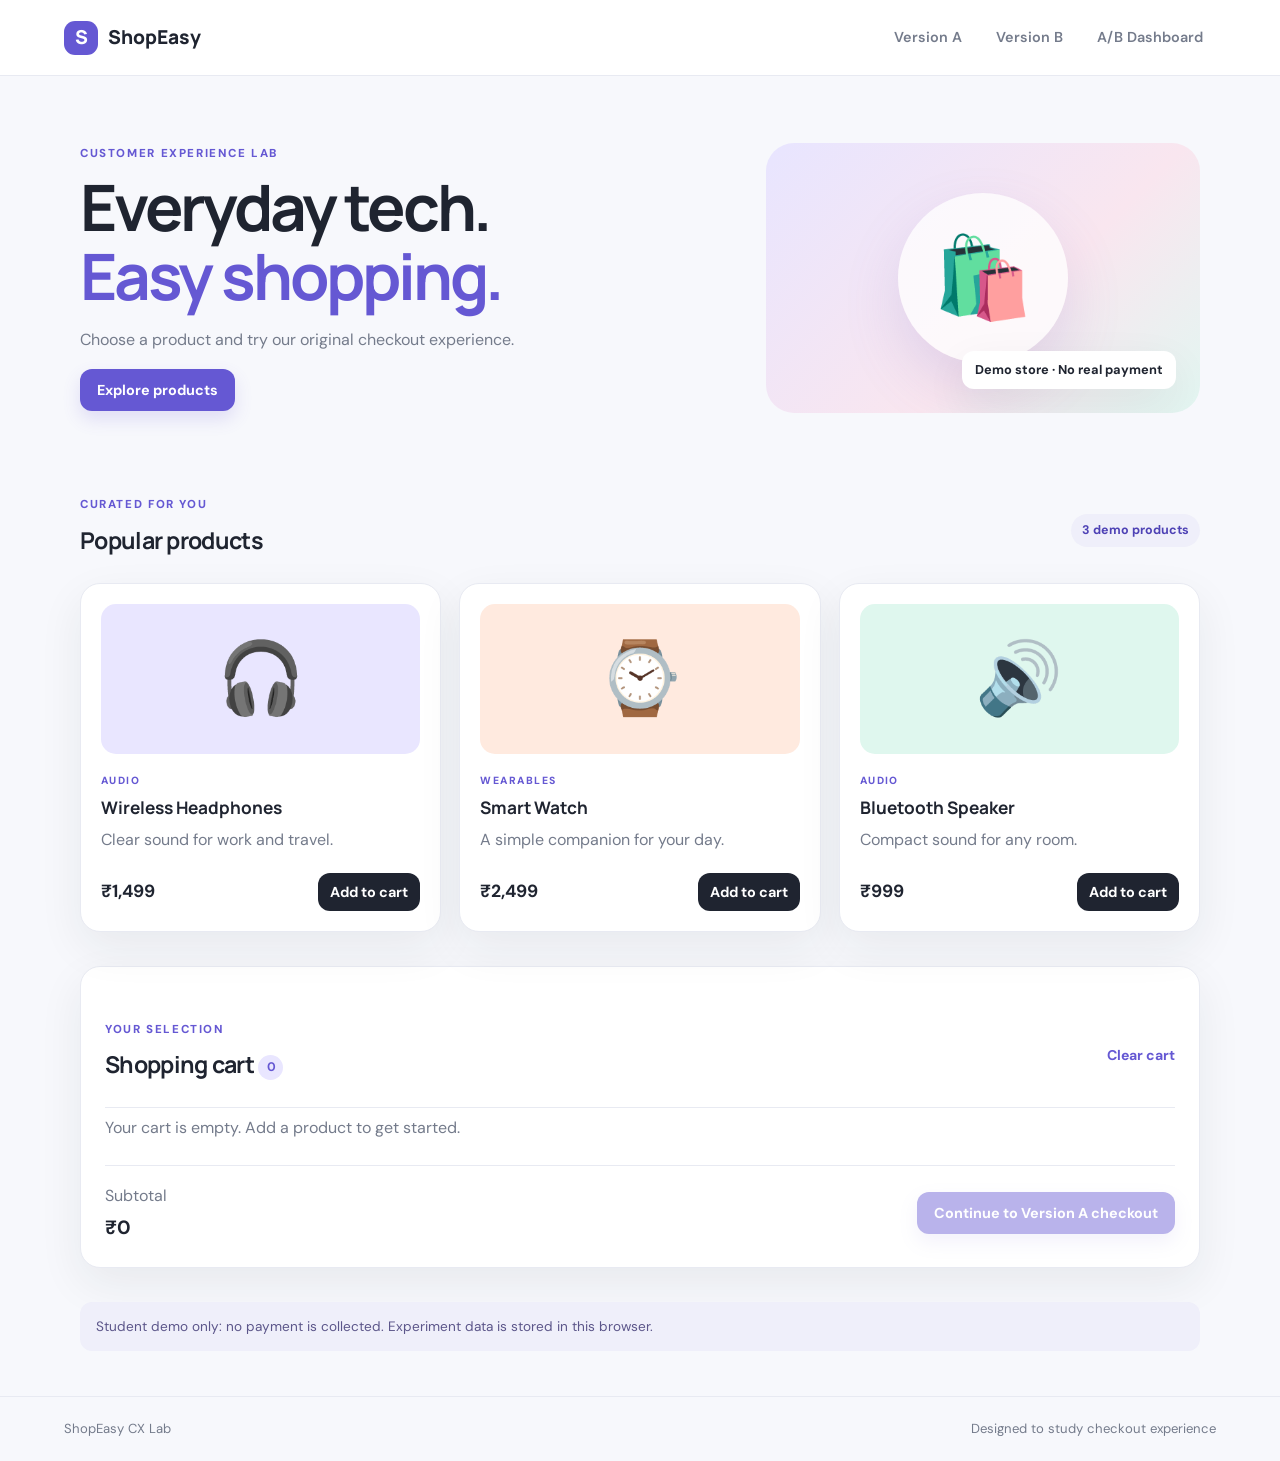
<file: index.html>
<!doctype html>
<html lang="en">
<head>
  <meta charset="utf-8">
  <meta name="viewport" content="width=device-width, initial-scale=1">
  <title>ShopEasy | Version A</title>
  <link rel="stylesheet" href="style.css">
  <script defer src="script.js"></script>
</head>
<body>
<header class="topbar">
  <a class="brand" href="index.html"><span class="brand-mark">S</span> ShopEasy</a>
  <nav><a href="checkout-a.html">Version A</a><a href="checkout-b.html">Version B</a><a href="ab-test.html">A/B Dashboard</a></nav>
</header>
<main class="container">
  <section class="hero">
    <div><p class="eyebrow">CUSTOMER EXPERIENCE LAB</p><h1>Everyday tech.<br><span>Easy shopping.</span></h1><p class="muted">Choose a product and try our original checkout experience.</p><a class="button button-primary" href="#products">Explore products</a></div>
    <div class="hero-art"><div class="orb">🛍️</div><span class="floating-tag">Demo store · No real payment</span></div>
  </section>
  <section id="products" class="section-head"><div><p class="eyebrow">CURATED FOR YOU</p><h2>Popular products</h2></div><span class="pill">3 demo products</span></section>
  <section class="product-grid">
    <article class="product-card"><div class="product-emoji purple">🎧</div><p class="category">AUDIO</p><h3>Wireless Headphones</h3><p class="muted">Clear sound for work and travel.</p><div class="product-bottom"><strong>₹1,499</strong><button class="button button-dark add-to-cart" data-id="headphones">Add to cart</button></div></article>
    <article class="product-card"><div class="product-emoji peach">⌚</div><p class="category">WEARABLES</p><h3>Smart Watch</h3><p class="muted">A simple companion for your day.</p><div class="product-bottom"><strong>₹2,499</strong><button class="button button-dark add-to-cart" data-id="watch">Add to cart</button></div></article>
    <article class="product-card"><div class="product-emoji mint">🔊</div><p class="category">AUDIO</p><h3>Bluetooth Speaker</h3><p class="muted">Compact sound for any room.</p><div class="product-bottom"><strong>₹999</strong><button class="button button-dark add-to-cart" data-id="speaker">Add to cart</button></div></article>
  </section>
  <section class="cart-panel">
    <div class="section-head"><div><p class="eyebrow">YOUR SELECTION</p><h2>Shopping cart <span class="count-badge" id="cart-count">0</span></h2></div><button id="clear-cart" class="text-button" type="button">Clear cart</button></div>
    <div id="cart-items" class="cart-items"><p class="muted">Your cart is empty. Add a product to get started.</p></div>
    <div class="cart-footer"><div><span class="muted">Subtotal</span><strong id="cart-subtotal">₹0</strong></div><a id="continue-checkout" class="button button-primary disabled" href="checkout-a.html">Continue to Version A checkout</a></div>
  </section>
  <p class="notice">Student demo only: no payment is collected. Experiment data is stored in this browser.</p>
</main>
<footer>ShopEasy CX Lab <span>Designed to study checkout experience</span></footer>
</body>
</html>
</file>
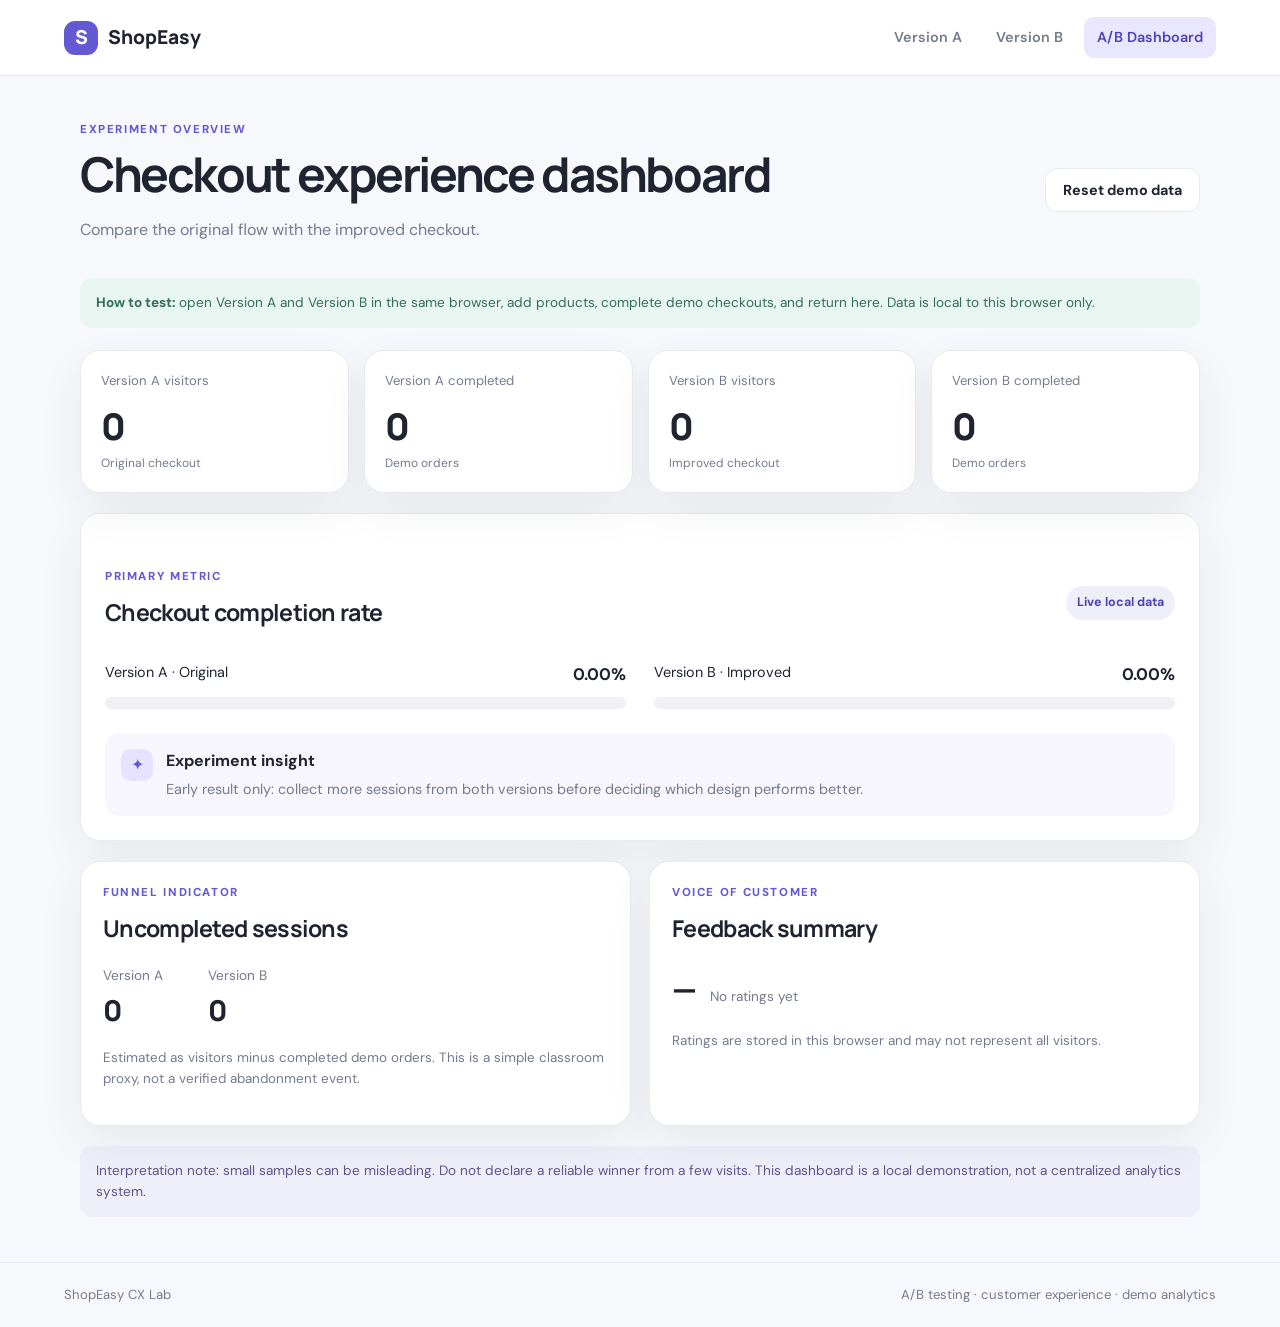
<file: ab-test.html>
<!doctype html>
<html lang="en">
<head>
  <meta charset="utf-8">
  <meta name="viewport" content="width=device-width, initial-scale=1">
  <title>ShopEasy | A/B Dashboard</title>
  <link rel="stylesheet" href="style.css">
  <script defer src="script.js"></script>
</head>
<body class="dashboard-page">
<header class="topbar">
  <a class="brand" href="index.html"><span class="brand-mark">S</span> ShopEasy</a>
  <nav><a href="index.html">Version A</a><a href="checkout-b.html">Version B</a><a class="active" href="ab-test.html">A/B Dashboard</a></nav>
</header>
<main class="container">
  <section class="dashboard-heading"><div><p class="eyebrow">EXPERIMENT OVERVIEW</p><h1>Checkout experience dashboard</h1><p class="muted">Compare the original flow with the improved checkout.</p></div><button id="reset-data" class="button button-outline" type="button">Reset demo data</button></section>
  <div class="info-banner"><strong>How to test:</strong> open Version A and Version B in the same browser, add products, complete demo checkouts, and return here. Data is local to this browser only.</div>
  <section class="metric-grid">
    <article class="metric-card"><span class="metric-label">Version A visitors</span><strong id="visitors-a">0</strong><span class="metric-note">Original checkout</span></article>
    <article class="metric-card"><span class="metric-label">Version A completed</span><strong id="completed-a">0</strong><span class="metric-note">Demo orders</span></article>
    <article class="metric-card"><span class="metric-label">Version B visitors</span><strong id="visitors-b">0</strong><span class="metric-note">Improved checkout</span></article>
    <article class="metric-card"><span class="metric-label">Version B completed</span><strong id="completed-b">0</strong><span class="metric-note">Demo orders</span></article>
  </section>
  <section class="comparison-card">
    <div class="section-head"><div><p class="eyebrow">PRIMARY METRIC</p><h2>Checkout completion rate</h2></div><span class="pill">Live local data</span></div>
    <div class="rate-row"><div><div class="rate-label"><span>Version A · Original</span><strong id="rate-a">0.00%</strong></div><div class="bar-track"><div id="bar-a" class="bar-fill bar-a" style="width:0%"></div></div></div><div><div class="rate-label"><span>Version B · Improved</span><strong id="rate-b">0.00%</strong></div><div class="bar-track"><div id="bar-b" class="bar-fill bar-b" style="width:0%"></div></div></div></div>
    <div class="result-box"><span class="result-icon">✦</span><div><strong>Experiment insight</strong><p id="winner-message" aria-live="polite">Collect data from both versions before comparing.</p></div></div>
  </section>
  <section class="bottom-grid">
    <article class="mini-card"><p class="eyebrow">FUNNEL INDICATOR</p><h2>Uncompleted sessions</h2><div class="mini-numbers"><div><span>Version A</span><strong id="abandoned-a">0</strong></div><div><span>Version B</span><strong id="abandoned-b">0</strong></div></div><p class="small muted">Estimated as visitors minus completed demo orders. This is a simple classroom proxy, not a verified abandonment event.</p></article>
    <article class="mini-card"><p class="eyebrow">VOICE OF CUSTOMER</p><h2>Feedback summary</h2><div class="feedback-summary"><strong id="feedback-average">—</strong><span id="feedback-count">No ratings yet</span></div><p class="small muted">Ratings are stored in this browser and may not represent all visitors.</p></article>
  </section>
  <p class="notice">Interpretation note: small samples can be misleading. Do not declare a reliable winner from a few visits. This dashboard is a local demonstration, not a centralized analytics system.</p>
</main>
<footer>ShopEasy CX Lab <span>A/B testing · customer experience · demo analytics</span></footer>
</body>
</html>
</file>
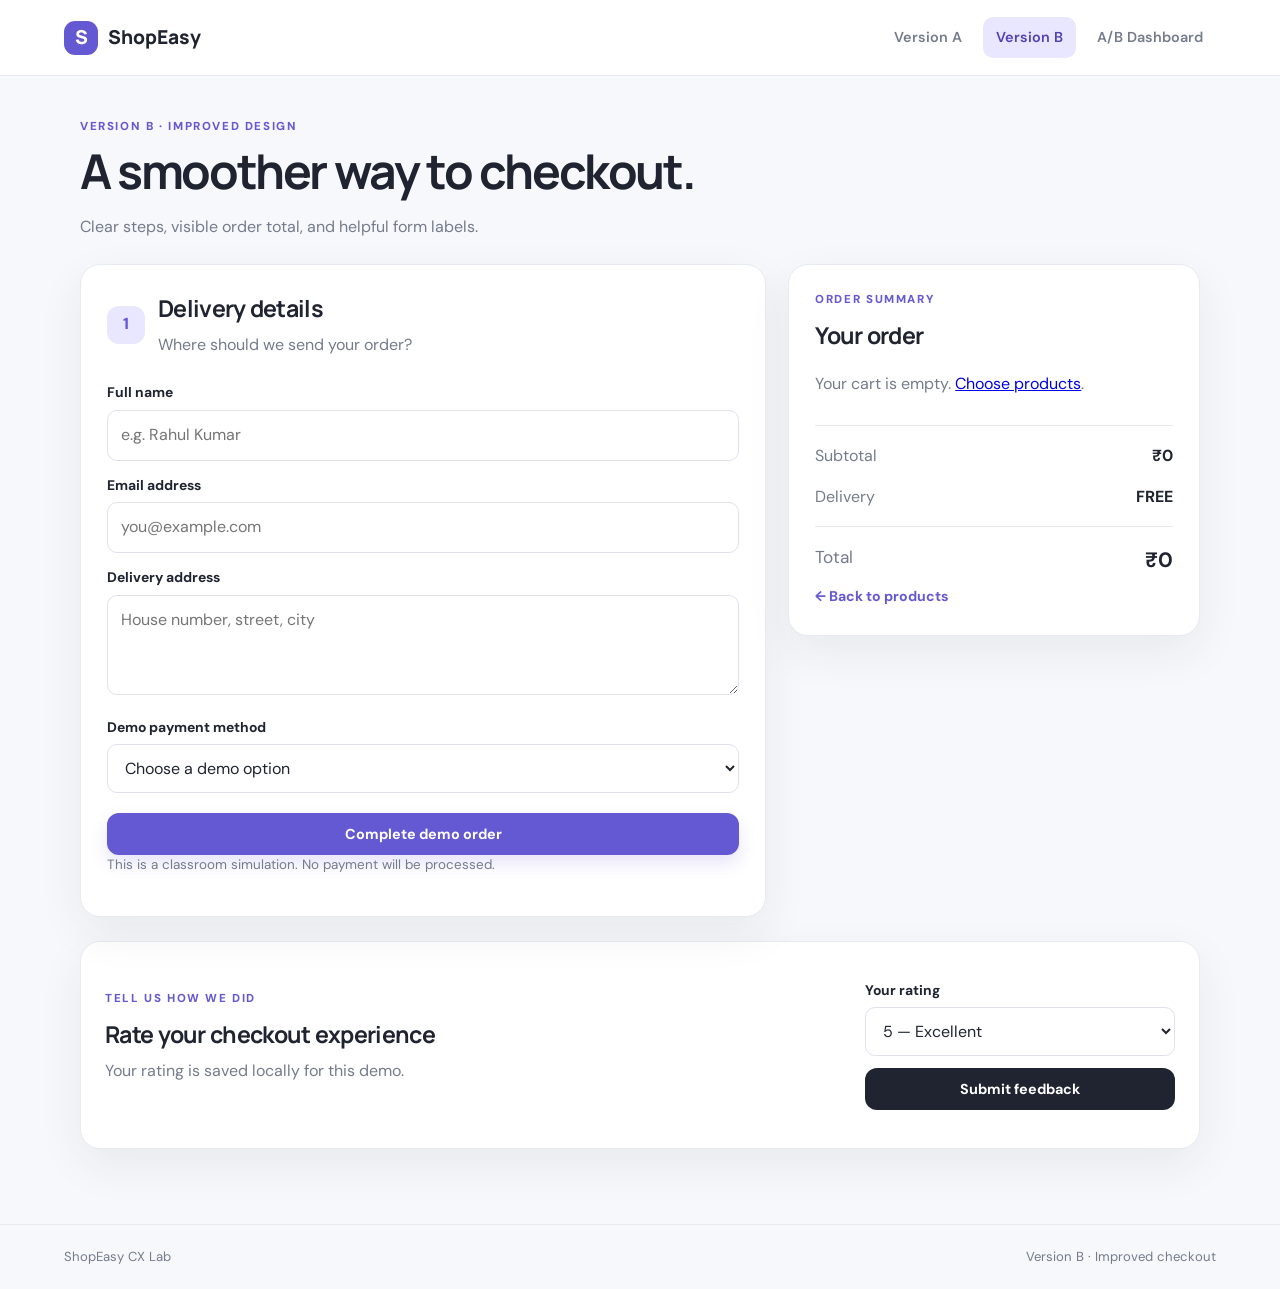
<file: checkout-b.html>
<!doctype html>
<html lang="en">
<head>
  <meta charset="utf-8">
  <meta name="viewport" content="width=device-width, initial-scale=1">
  <title>ShopEasy | Version B</title>
  <link rel="stylesheet" href="style.css">
  <script defer src="script.js"></script>
</head>
<body data-version="B">
<header class="topbar">
  <a class="brand" href="index.html"><span class="brand-mark">S</span> ShopEasy</a>
  <nav><a href="index.html">Version A</a><a class="active" href="checkout-b.html">Version B</a><a href="ab-test.html">A/B Dashboard</a></nav>
</header>
<main class="container checkout-container">
  <div class="checkout-heading"><p class="eyebrow">VERSION B · IMPROVED DESIGN</p><h1>A smoother way to checkout.</h1><p class="muted">Clear steps, visible order total, and helpful form labels.</p></div>
  <div class="checkout-layout">
    <section class="checkout-card">
      <div class="step-line"><span class="step-number">1</span><div><h2>Delivery details</h2><p class="muted">Where should we send your order?</p></div></div>
      <form id="checkout-form">
        <label for="customer-name">Full name</label><input id="customer-name" name="name" autocomplete="name" required placeholder="e.g. Rahul Kumar">
        <label for="customer-email">Email address</label><input id="customer-email" name="email" type="email" autocomplete="email" required placeholder="you@example.com">
        <label for="customer-address">Delivery address</label><textarea id="customer-address" name="address" rows="3" required placeholder="House number, street, city"></textarea>
        <label for="customer-payment">Demo payment method</label><select id="customer-payment" name="payment" required><option value="">Choose a demo option</option><option>Cash on delivery (demo)</option><option>UPI (demo only)</option></select>
        <button class="button button-primary full-width" type="submit">Complete demo order</button>
        <p class="small muted">This is a classroom simulation. No payment will be processed.</p>
      </form>
    </section>
    <aside class="order-card">
      <p class="eyebrow">ORDER SUMMARY</p><h2>Your order</h2>
      <div id="checkout-items" class="checkout-items"><p class="muted">Your cart is empty.</p></div>
      <div class="summary-row"><span>Subtotal</span><strong id="checkout-subtotal">₹0</strong></div>
      <div class="summary-row"><span>Delivery</span><strong>FREE</strong></div>
      <div class="summary-row total-row"><span>Total</span><strong id="checkout-total">₹0</strong></div>
      <a class="text-button" href="index.html">← Back to products</a>
    </aside>
  </div>
  <section class="feedback-card"><div><p class="eyebrow">TELL US HOW WE DID</p><h2>Rate your checkout experience</h2><p class="muted">Your rating is saved locally for this demo.</p></div>
    <div class="feedback-controls"><label for="rating">Your rating</label><select id="rating"><option value="5">5 — Excellent</option><option value="4">4 — Good</option><option value="3">3 — Average</option><option value="2">2 — Poor</option><option value="1">1 — Very poor</option></select><button id="submit-feedback" class="button button-dark" type="button">Submit feedback</button><p id="feedback-message" class="small" aria-live="polite"></p></div>
  </section>
</main>
<footer>ShopEasy CX Lab <span>Version B · Improved checkout</span></footer>
</body>
</html>
</file>
<file: style.css>
@import url('https://fonts.googleapis.com/css2?family=DM+Sans:wght@400;500;600;700&family=Manrope:wght@400;500;600;700;800&display=swap');
:root{--ink:#1f2430;--muted:#747b8b;--paper:#f7f8fc;--white:#fff;--purple:#6558d3;--purple-dark:#4e42b5;--line:#e8eaf2;--mint:#dff7ee;--peach:#ffeadf;--lav:#e9e6ff;--shadow:0 16px 45px rgba(31,36,48,.07)}
*{box-sizing:border-box}html{scroll-behavior:smooth}body{margin:0;background:var(--paper);color:var(--ink);font-family:'DM Sans',sans-serif;line-height:1.55}h1,h2,h3,p{margin-top:0}h1,h2,h3,.brand{font-family:Manrope,sans-serif}h1{font-size:clamp(2.2rem,5vw,4rem);line-height:1.08;letter-spacing:-.05em;margin-bottom:18px}h1 span{color:var(--purple)}h2{font-size:1.45rem;letter-spacing:-.03em;margin-bottom:6px}h3{font-size:1.08rem;margin-bottom:6px}.muted{color:var(--muted)}.small{font-size:.84rem}.eyebrow,.category{font-size:.72rem;font-weight:800;letter-spacing:.14em;color:var(--purple);margin-bottom:9px}.topbar{height:76px;display:flex;align-items:center;justify-content:space-between;padding:0 max(5vw,24px);background:#fff;border-bottom:1px solid var(--line);gap:20px}.brand{display:flex;align-items:center;gap:10px;text-decoration:none;color:var(--ink);font-size:1.2rem;font-weight:800}.brand-mark{display:grid;place-items:center;width:34px;height:34px;background:var(--purple);color:white;border-radius:11px}nav{display:flex;gap:8px;flex-wrap:wrap}nav a{color:var(--muted);text-decoration:none;padding:9px 13px;border-radius:10px;font-size:.9rem;font-weight:600}nav a:hover,nav a.active{background:var(--lav);color:var(--purple-dark)}.container{width:min(1120px,90%);margin:0 auto}.hero{display:grid;grid-template-columns:1.2fr .8fr;align-items:center;min-height:390px;padding:50px 0 36px;gap:35px}.hero p:not(.eyebrow){max-width:470px}.hero-art{min-height:270px;border-radius:28px;background:linear-gradient(135deg,#e8e5ff,#f9e6ef 60%,#e2f6f1);display:grid;place-items:center;position:relative;overflow:hidden}.orb{width:170px;height:170px;display:grid;place-items:center;border-radius:50%;background:rgba(255,255,255,.75);font-size:5rem;box-shadow:0 25px 55px #766bc52b}.floating-tag{position:absolute;bottom:24px;right:24px;background:#fff;padding:9px 13px;border-radius:12px;font-size:.8rem;font-weight:700;box-shadow:var(--shadow)}.button{border:0;border-radius:12px;padding:12px 17px;font:700 .9rem 'DM Sans',sans-serif;text-decoration:none;display:inline-flex;align-items:center;justify-content:center;cursor:pointer;transition:transform .15s,box-shadow .15s}.button:hover{transform:translateY(-1px)}.button-primary{background:var(--purple);color:white;box-shadow:0 8px 18px #6558d32a}.button-primary:hover{background:var(--purple-dark)}.button-dark{background:var(--ink);color:#fff}.button-outline{background:#fff;border:1px solid var(--line);color:var(--ink)}.disabled{opacity:.45;pointer-events:none}.section-head{display:flex;justify-content:space-between;align-items:center;gap:20px;margin:30px 0 18px}.pill{background:#efeffa;color:var(--purple-dark);font-size:.78rem;font-weight:700;padding:7px 11px;border-radius:99px}.product-grid{display:grid;grid-template-columns:repeat(3,1fr);gap:18px}.product-card,.cart-panel,.checkout-card,.order-card,.feedback-card,.comparison-card,.metric-card,.mini-card{background:#fff;border:1px solid var(--line);border-radius:20px;box-shadow:var(--shadow)}.product-card{padding:20px}.product-emoji{height:150px;border-radius:15px;display:grid;place-items:center;font-size:4.4rem;margin-bottom:19px}.purple{background:var(--lav)}.peach{background:var(--peach)}.mint{background:var(--mint)}.category{font-size:.65rem;margin-bottom:6px}.product-bottom{display:flex;justify-content:space-between;align-items:center;gap:8px;margin-top:20px}.product-bottom strong{font-size:1.1rem}.product-bottom .button{padding:10px 12px}.cart-panel{padding:24px;margin:34px 0}.count-badge{font:700 .78rem 'DM Sans';display:inline-grid;place-items:center;min-width:25px;height:25px;border-radius:50%;background:var(--lav);color:var(--purple);vertical-align:middle}.text-button{background:none;border:0;color:var(--purple);font:700 .88rem 'DM Sans';text-decoration:none;cursor:pointer;padding:8px 0}.cart-items{border-top:1px solid var(--line);border-bottom:1px solid var(--line);padding:8px 0}.cart-row{display:grid;grid-template-columns:1fr auto auto;gap:15px;align-items:center;padding:12px 0}.cart-product{font-weight:700}.qty-controls{display:flex;align-items:center;gap:10px}.qty-controls button{width:28px;height:28px;border:1px solid var(--line);background:white;border-radius:8px;cursor:pointer}.remove-item{border:0;background:none;color:#c44c60;cursor:pointer}.cart-footer{display:flex;align-items:center;justify-content:space-between;gap:18px;padding-top:18px}.cart-footer>div{display:grid;gap:4px}.cart-footer strong{font-size:1.2rem}.notice,.info-banner{padding:14px 16px;border-radius:12px;background:#efeffa;color:#5c568a;font-size:.85rem}.checkout-container{padding-top:42px;padding-bottom:30px}.checkout-heading{margin-bottom:25px}.checkout-heading h1{font-size:clamp(2rem,4vw,3rem)}.checkout-layout{display:grid;grid-template-columns:1.25fr .75fr;gap:22px;align-items:start}.checkout-card,.order-card{padding:26px}.step-line{display:flex;align-items:center;gap:13px;margin-bottom:24px}.step-number{width:38px;height:38px;display:grid;place-items:center;background:var(--lav);color:var(--purple);font-weight:800;border-radius:12px}.step-line p{margin:0}.checkout-card label,.feedback-controls label{display:block;font-weight:700;font-size:.87rem;margin:14px 0 6px}.checkout-card input,.checkout-card textarea,.checkout-card select,.feedback-controls select{width:100%;border:1px solid #dfe2ec;border-radius:10px;padding:12px 13px;font:inherit;background:#fff;color:var(--ink);outline:none}.checkout-card input:focus,.checkout-card textarea:focus,.checkout-card select:focus,.feedback-controls select:focus{border-color:var(--purple);box-shadow:0 0 0 3px #6558d31c}.full-width{width:100%;margin-top:20px}.order-card{background:#fff}.checkout-items{padding:12px 0;border-bottom:1px solid var(--line);margin-bottom:10px}.checkout-item{display:flex;justify-content:space-between;gap:10px;padding:7px 0;font-size:.9rem}.summary-row{display:flex;justify-content:space-between;padding:8px 0;color:var(--muted)}.summary-row strong{color:var(--ink)}.total-row{border-top:1px solid var(--line);margin-top:8px;padding-top:17px;font-size:1.08rem}.total-row strong{font-size:1.3rem}.feedback-card{display:flex;justify-content:space-between;gap:25px;align-items:center;padding:24px;margin-top:24px}.feedback-controls{width:min(310px,100%)}.feedback-controls .button{margin-top:12px;width:100%}.dashboard-heading{display:flex;justify-content:space-between;align-items:center;gap:20px;padding:45px 0 20px}.dashboard-heading h1{font-size:clamp(2rem,4vw,3rem)}.info-banner{margin-bottom:22px;background:#e9f5f1;color:#336e5d}.metric-grid{display:grid;grid-template-columns:repeat(4,1fr);gap:15px}.metric-card{padding:20px}.metric-label,.metric-note{display:block;color:var(--muted);font-size:.82rem}.metric-card>strong{display:block;font:800 2.3rem Manrope;letter-spacing:-.05em;margin:10px 0 3px}.metric-note{font-size:.75rem}.comparison-card{padding:24px;margin-top:20px}.rate-row{display:grid;grid-template-columns:1fr 1fr;gap:28px;margin:24px 0}.rate-label{display:flex;justify-content:space-between;gap:10px;font-size:.9rem;margin-bottom:10px}.rate-label strong{font-size:1.05rem}.bar-track{height:12px;border-radius:99px;background:#f0f1f7;overflow:hidden}.bar-fill{height:100%;border-radius:99px;transition:width .3s}.bar-a{background:#9a91ec}.bar-b{background:#41b994}.result-box{display:flex;gap:13px;align-items:flex-start;padding:16px;border-radius:14px;background:#f7f6ff}.result-icon{width:32px;height:32px;display:grid;place-items:center;background:#e6e2ff;color:var(--purple);border-radius:10px;flex-shrink:0}.result-box p{margin:4px 0 0;color:var(--muted);font-size:.9rem}.bottom-grid{display:grid;grid-template-columns:1fr 1fr;gap:18px;margin:20px 0}.mini-card{padding:22px}.mini-numbers{display:flex;gap:45px;margin:18px 0}.mini-numbers div{display:grid;gap:4px}.mini-numbers span{color:var(--muted);font-size:.85rem}.mini-numbers strong{font:800 1.8rem Manrope}.feedback-summary{display:flex;align-items:baseline;gap:13px;margin:20px 0}.feedback-summary strong{font:800 2rem Manrope}.feedback-summary span{color:var(--muted);font-size:.85rem}footer{margin-top:45px;padding:22px 5%;border-top:1px solid var(--line);display:flex;justify-content:space-between;gap:20px;color:var(--muted);font-size:.82rem}footer span{text-align:right}
@media(max-width:760px){.topbar{height:auto;min-height:72px;align-items:flex-start;padding:16px 5%;flex-direction:column}.topbar nav{width:100%;gap:2px}.topbar nav a{padding:8px 9px;font-size:.82rem}.hero{grid-template-columns:1fr;padding-top:35px}.hero-art{min-height:200px}.product-grid{grid-template-columns:1fr}.product-emoji{height:125px}.cart-row{grid-template-columns:1fr auto}.cart-row .remove-item{grid-column:1/-1;text-align:left}.cart-footer,.feedback-card,.dashboard-heading{align-items:stretch;flex-direction:column}.checkout-layout,.rate-row,.bottom-grid{grid-template-columns:1fr}.metric-grid{grid-template-columns:1fr 1fr}.checkout-card,.order-card{padding:20px}.feedback-controls{width:100%}footer{flex-direction:column}footer span{text-align:left}}
@media(max-width:390px){.metric-grid{grid-template-columns:1fr}.container{width:92%}.cart-panel{padding:17px}.product-bottom{align-items:flex-start;flex-direction:column}.section-head{align-items:flex-start}}
</file>
